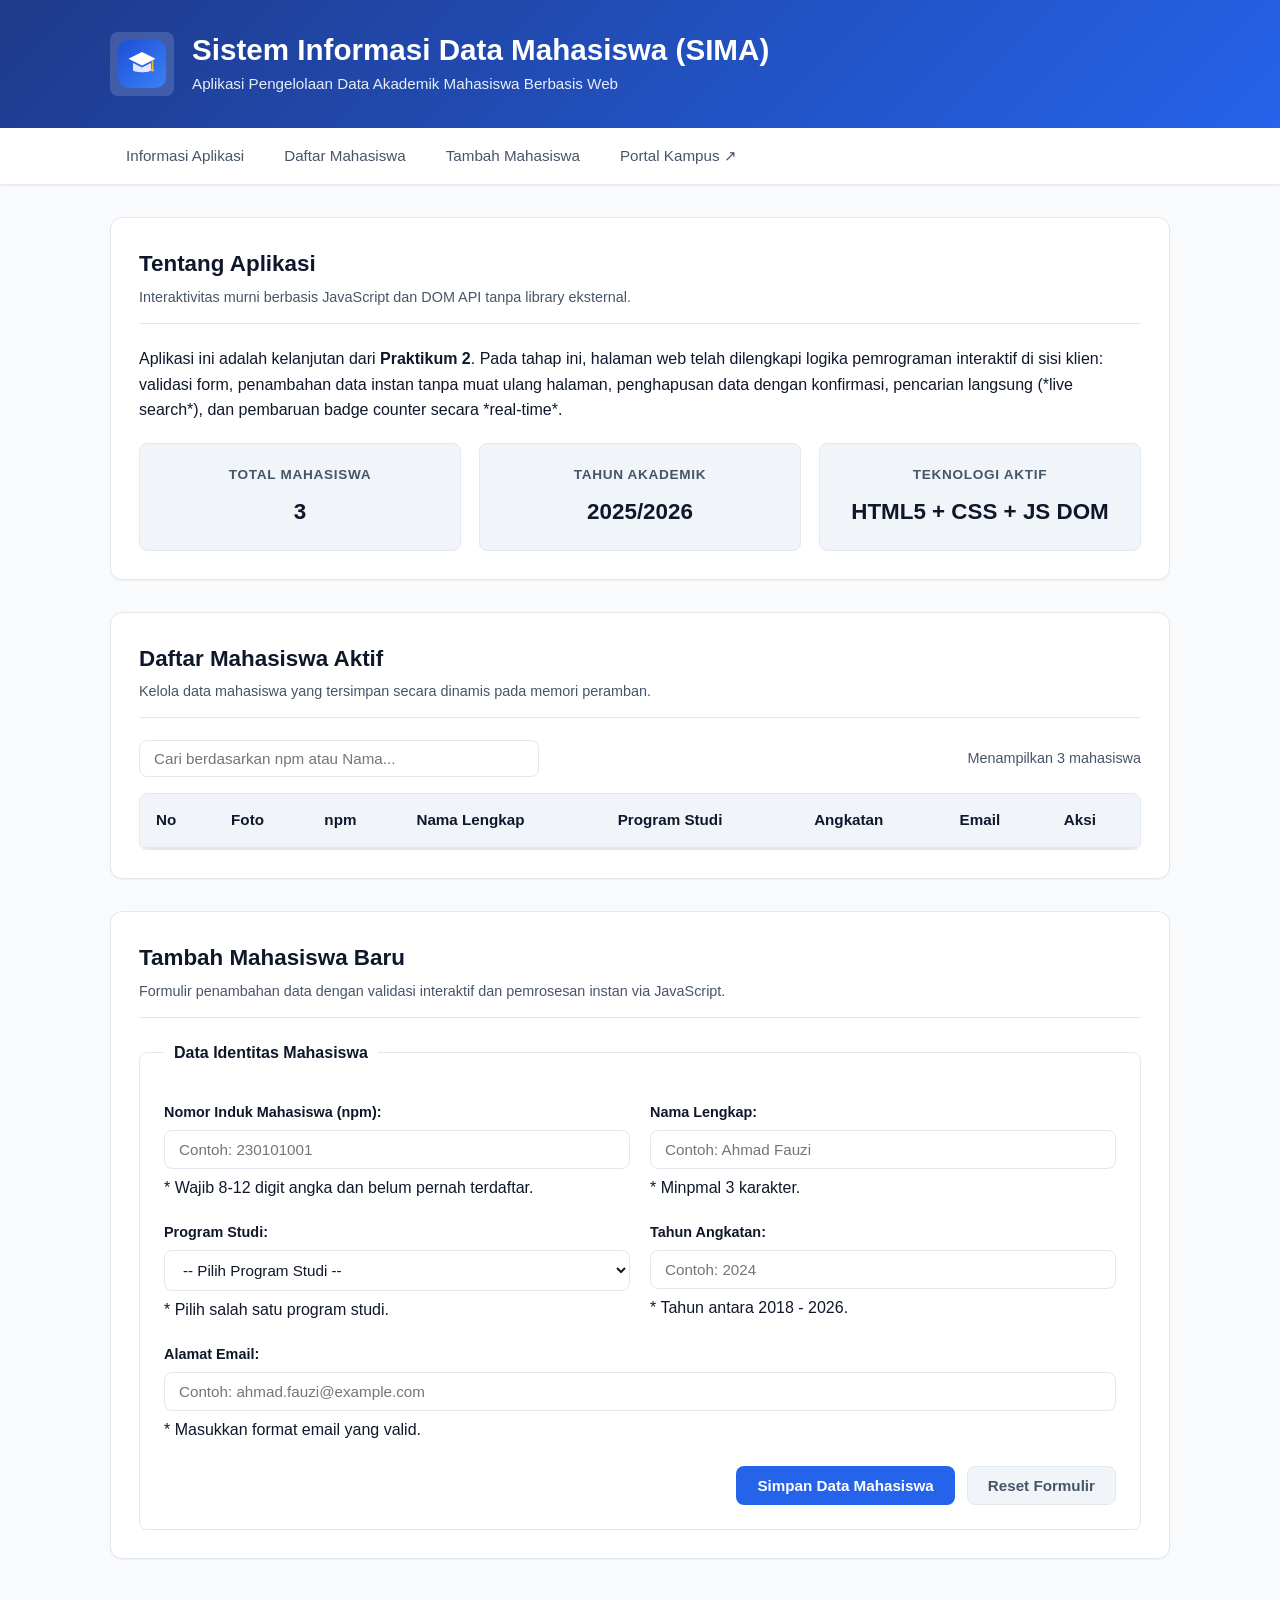
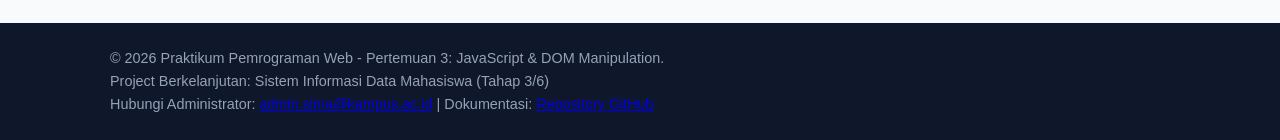
<file: index.html>
<!DOCTYPE html>
<html lang="id">
<head>
    <meta charset="UTF-8">
    <meta name="viewport" content="width=device-width, initial-scale=1.0">
    <title>Sistem Informasi Data Mahasiswa - Praktikum 3</title>
    <link rel="stylesheet" href="style.css">
</head>
<body>

    

    <!-- 1. Header Aplikasi -->
    <header class="site-header">
        <div class="container header-brand">
            <a href="index.html" class="brand-logo" title="Beranda SIMA">
                <img src="img/logo-sima.svg" alt="Logo Resmi SIMA Kampus" width="48" height="48">
            </a>
            <div>
                <h1>Sistem Informasi Data Mahasiswa (SIMA)</h1>
                <p>Aplikasi Pengelolaan Data Akademik Mahasiswa Berbasis Web</p>
            </div>
        </div>
    </header>

    <!-- 2. Navigation Bar Sticky -->
    <nav class="site-nav">
        <div class="container">
            <ul>
                <li><a href="#informasi">Informasi Aplikasi</a></li>
                <li><a href="#daftar-mahasiswa">Daftar Mahasiswa</a></li>
                <li><a href="#form-tambah">Tambah Mahasiswa</a></li>
                <li><a href="https://kampus.ac.id" target="_blank" rel="noopener noreferrer">Portal Kampus &UpperRightArrow;</a></li>
            </ul>
        </div>
    </nav>

    <!-- Konten Utama Halaman -->
    <main>
        <div class="container">

            <!-- Kotak Notifikasi Alert Dinamis (dikontrol oleh JS) -->
            <div id="alert-box" class="alert-box" role="alert"></div>

            <!-- 3. Section Informasi Aplikasi -->
            <section id="informasi" class="content-section">
                <div class="section-header">
                    <h2>Tentang Aplikasi</h2>
                    <p>Interaktivitas murni berbasis JavaScript dan DOM API tanpa library eksternal.</p>
                </div>
                <p>
                    Aplikasi ini adalah kelanjutan dari <strong>Praktikum 2</strong>. Pada tahap ini, 
                    halaman web telah dilengkapi logika pemrograman interaktif di sisi klien: validasi form, 
                    penambahan data instan tanpa muat ulang halaman, penghapusan data dengan konfirmasi, 
                    pencarian langsung (*live search*), dan pembaruan badge counter secara *real-time*.
                </p>

                <div class="info-grid">
                    <article class="info-card">
                        <h3>Total Mahasiswa</h3>
                        <p id="total-mahasiswa-badge" class="counter-highlight">3</p>
                    </article>
                    <article class="info-card">
                        <h3>Tahun Akademik</h3>
                        <p>2025/2026</p>
                    </article>
                    <article class="info-card">
                        <h3>Teknologi Aktif</h3>
                        <p>HTML5 + CSS + JS DOM</p>
                    </article>
                </div>
            </section>

            <!-- 4. Section Daftar Mahasiswa, Toolbar Pencarian & 5. Tabel Data -->
            <section id="daftar-mahasiswa" class="content-section">
                <div class="section-header">
                    <h2>Daftar Mahasiswa Aktif</h2>
                    <p>Kelola data mahasiswa yang tersimpan secara dinamis pada memori peramban.</p>
                </div>

                <!-- Toolbar Pencarian dan Ringkasan Jumlah -->
                <div class="table-toolbar">
                    <div class="search-box">
                        <input 
                            type="search" 
                            id="input-search" 
                            class="search-input" 
                            placeholder="Cari berdasarkan npm atau Nama...">
                    </div>
                    <div id="total-mahasiswa-info" class="status-summary">
                        Menampilkan 3 mahasiswa
                    </div>
                </div>

                <!-- Tabel Data Responsif -->
                <div class="table-responsive">
                    <table class="data-table">
                        <thead>
                            <tr>
                                <th>No</th>
                                <th>Foto</th>
                                <th>npm</th>
                                <th>Nama Lengkap</th>
                                <th>Program Studi</th>
                                <th>Angkatan</th>
                                <th>Email</th>
                                <th>Aksi</th>
                            </tr>
                        </thead>
                        <tbody id="tabel-body-mahasiswa">
                            <!-- Baris tabel akan di-generate secara dinamis oleh app.js -->
                        </tbody>
                    </table>
                </div>
            </section>

            <!-- 6. Section Form Tambah Mahasiswa dengan Validasi JS -->
            <section id="form-tambah" class="content-section">
                <div class="section-header">
                    <h2>Tambah Mahasiswa Baru</h2>
                    <p>Formulir penambahan data dengan validasi interaktif dan pemrosesan instan via JavaScript.</p>
                </div>

                <form id="form-tambah-mahasiswa" class="app-form" novalidate>
                    <fieldset>
                        <legend>Data Identitas Mahasiswa</legend>

                        <div class="form-grid">
                            <div class="form-group">
                                <label for="npm" class="form-label">Nomor Induk Mahasiswa (npm):</label>
                                <input 
                                    type="text" 
                                    id="npm" 
                                    name="npm" 
                                    class="form-input" 
                                    placeholder="Contoh: 230101001">
                                <span class="form-help">* Wajib 8-12 digit angka dan belum pernah terdaftar.</span>
                            </div>

                            <div class="form-group">
                                <label for="nama" class="form-label">Nama Lengkap:</label>
                                <input 
                                    type="text" 
                                    id="nama" 
                                    name="nama" 
                                    class="form-input" 
                                    placeholder="Contoh: Ahmad Fauzi">
                                <span class="form-help">* Minpmal 3 karakter.</span>
                            </div>

                            <div class="form-group">
                                <label for="program_studi" class="form-label">Program Studi:</label>
                                <select id="program_studi" name="program_studi" class="form-select">
                                    <option value="">-- Pilih Program Studi --</option>
                                    <option value="Teknik Informatika">Teknik Informatika</option>
                                    <option value="Sistem Informasi">Sistem Informasi</option>
                                    <option value="Teknologi Informasi">Teknologi Informasi</option>
                                    <option value="Rekayasa Perangkat Lunak">Rekayasa Perangkat Lunak</option>
                                </select>
                                <span class="form-help">* Pilih salah satu program studi.</span>
                            </div>

                            <div class="form-group">
                                <label for="angkatan" class="form-label">Tahun Angkatan:</label>
                                <input 
                                    type="number" 
                                    id="angkatan" 
                                    name="angkatan" 
                                    class="form-input" 
                                    placeholder="Contoh: 2024">
                                <span class="form-help">* Tahun antara 2018 - 2026.</span>
                            </div>

                            <div class="form-group full-width">
                                <label for="email" class="form-label">Alamat Email:</label>
                                <input 
                                    type="email" 
                                    id="email" 
                                    name="email" 
                                    class="form-input" 
                                    placeholder="Contoh: ahmad.fauzi@example.com">
                                <span class="form-help">* Masukkan format email yang valid.</span>
                            </div>
                        </div>

                        <div class="form-actions">
                            <button type="submit" class="btn btn-primary">Simpan Data Mahasiswa</button>
                            <button type="reset" class="btn btn-secondary">Reset Formulir</button>
                        </div>
                    </fieldset>
                </form>
            </section>

        </div>
    </main>

    <!-- 7. Footer -->
    <footer class="site-footer">
        <div class="container">
            <p>&copy; 2026 Praktikum Pemrograman Web - Pertemuan 3: JavaScript & DOM Manipulation.</p>
            <p>Project Berkelanjutan: Sistem Informasi Data Mahasiswa (Tahap 3/6)</p>
            <p>
                Hubungi Administrator: <a href="mailto:admin.sima@kampus.ac.id">admin.sima@kampus.ac.id</a> | 
                Dokumentasi: <a href="https://github.com" target="_blank" rel="noopener noreferrer">Repository GitHub</a>
            </p>
        </div>
    </footer>

    <!-- Tambahkan Script JavaScript Eksternal -->
    <script src="app.js"></script>
</body>
</html>
</file>
<file: style.css>
/* ==========================================================================
   Praktikum 3: Implementasi Interaktivitas Web Menggunakan JavaScript dan DOM
   Project: Sistem Informasi Data Mahasiswa (SIMA)
   Mewarisi & Memperluas Praktikum 2 (Native CSS)
   ========================================================================== */

/* 1. CSS Variables */
:root {
    --primary-color: #2563eb;
    --primary-hover: #1d4ed8;
    --primary-light: #eff6ff;
    --secondary-color: #64748b;
    --secondary-hover: #475569;
    --success-color: #10b981;
    --success-light: #ecfdf5;
    --danger-color: #ef4444;
    --danger-hover: #dc2626;
    --danger-light: #fef2f2;
    --warning-color: #f59e0b;
    
    --bg-page: #f8fafc;
    --bg-surface: #ffffff;
    --bg-surface-alt: #f1f5f9;
    
    --text-primary: #0f172a;
    --text-secondary: #475569;
    --text-muted: #94a3b8;
    --text-inverse: #ffffff;
    
    --border-color: #e2e8f0;
    --border-radius-sm: 4px;
    --border-radius-md: 8px;
    --border-radius-lg: 12px;
    
    --shadow-sm: 0 1px 2px 0 rgba(0, 0, 0, 0.05);
    --shadow-md: 0 4px 6px -1px rgba(0, 0, 0, 0.1), 0 2px 4px -2px rgba(0, 0, 0, 0.1);
    
    --font-main: -apple-system, BlinkMacSystemFont, "Segoe UI", Roboto, Oxygen, Ubuntu, Cantarell, "Helvetica Neue", sans-serif;
    --line-height-normal: 1.6;
}

/* 2. Reset & Base Styles */
*, *::before, *::after {
    box-sizing: border-box;
    margin: 0;
    padding: 0;
}

html {
    scroll-behavior: smooth;
}

body {
    font-family: var(--font-main);
    line-height: var(--line-height-normal);
    color: var(--text-primary);
    background-color: var(--bg-page);
    min-height: 100vh;
    display: flex;
    flex-direction: column;
}

.container {
    width: 100%;
    max-width: 1100px;
    margin-left: auto;
    margin-right: auto;
    padding-left: 20px;
    padding-right: 20px;
}

/* 3. Header */
.site-header {
    background: linear-gradient(135deg, #1e3a8a 0%, #2563eb 100%);
    color: var(--text-inverse);
    padding: 32px 0;
    box-shadow: var(--shadow-md);
}

.header-brand {
    display: flex;
    align-items: center;
    gap: 18px;
}

.brand-logo {
    display: flex;
    align-items: center;
    justify-content: center;
    background-color: rgba(255, 255, 255, 0.15);
    padding: 8px;
    border-radius: var(--border-radius-md);
    transition: transform 0.2s ease, background-color 0.2s ease;
}

.brand-logo:hover {
    transform: scale(1.05);
    background-color: rgba(255, 255, 255, 0.25);
}

.header-brand h1 {
    font-size: 1.85rem;
    font-weight: 700;
    line-height: 1.2;
    margin-bottom: 4px;
}

.header-brand p {
    font-size: 0.95rem;
    opacity: 0.9;
}

/* 4. Navigation Bar */
.site-nav {
    background-color: var(--bg-surface);
    border-bottom: 1px solid var(--border-color);
    position: sticky;
    top: 0;
    z-index: 100;
    box-shadow: var(--shadow-sm);
}

.site-nav ul {
    list-style: none;
    display: flex;
    gap: 8px;
    overflow-x: auto;
    padding: 6px 0;
}

.site-nav a {
    display: block;
    padding: 10px 16px;
    color: var(--text-secondary);
    text-decoration: none;
    font-weight: 500;
    font-size: 0.95rem;
    border-radius: var(--border-radius-sm);
    transition: all 0.2s ease;
    white-space: nowrap;
}

.site-nav a:hover {
    color: var(--primary-color);
    background-color: var(--primary-light);
}

/* 5. Main Content & Sections */
main {
    flex: 1;
    padding: 32px 0;
}

.content-section {
    background-color: var(--bg-surface);
    border: 1px solid var(--border-color);
    border-radius: var(--border-radius-lg);
    padding: 28px;
    margin-bottom: 32px;
    box-shadow: var(--shadow-sm);
}

.section-header {
    border-bottom: 1px solid var(--border-color);
    padding-bottom: 14px;
    margin-bottom: 22px;
}

.section-header h2 {
    font-size: 1.4rem;
    color: var(--text-primary);
    font-weight: 700;
}

.section-header p {
    font-size: 0.9rem;
    color: var(--text-secondary);
    margin-top: 4px;
}

/* Info Grid */
.info-grid {
    display: grid;
    grid-template-columns: repeat(auto-fit, minmax(220px, 1fr));
    gap: 18px;
    margin-top: 20px;
}

.info-card {
    background-color: var(--bg-surface-alt);
    border: 1px solid var(--border-color);
    border-radius: var(--border-radius-md);
    padding: 20px;
    text-align: center;
}

.info-card h3 {
    font-size: 0.85rem;
    text-transform: uppercase;
    letter-spacing: 0.05em;
    color: var(--text-secondary);
    margin-bottom: 8px;
}

.info-card p {
    font-size: 1.4rem;
    font-weight: 700;
    color: var(--text-primary);
}

.counter-highlight {
    color: var(--primary-color);
}

/* 6. Alert Notification Box (Dinamis dari JS) */
.alert-box {
    padding: 14px 18px;
    border-radius: var(--border-radius-md);
    margin-bottom: 20px;
    font-size: 0.95rem;
    font-weight: 500;
    display: none;
    animation: fadeIn 0.3s ease;
}

.alert-box.show {
    display: block;
}

.alert-success {
    background-color: var(--success-light);
    color: #065f46;
    border: 1px solid #a7f3d0;
}

.alert-danger {
    background-color: var(--danger-light);
    color: #991b1b;
    border: 1px solid #fecaca;
}

.alert-info {
    background-color: var(--primary-light);
    color: #1e40af;
    border: 1px solid #bfdbfe;
}

@keyframes fadeIn {
    from { opacity: 0; transform: translateY(-6px); }
    to { opacity: 1; transform: translateY(0); }
}

/* 7. Search Bar Container */
.table-toolbar {
    display: flex;
    justify-content: space-between;
    align-items: center;
    flex-wrap: wrap;
    gap: 12px;
    margin-bottom: 16px;
}

.search-box {
    position: relative;
    flex: 1;
    max-width: 400px;
}

.search-input {
    width: 100%;
    padding: 9px 14px;
    font-size: 0.95rem;
    border: 1.5px solid var(--border-color);
    border-radius: var(--border-radius-md);
    outline: none;
    transition: all 0.2s;
}

.search-input:focus {
    border-color: var(--primary-color);
    box-shadow: 0 0 0 3px rgba(37, 99, 235, 0.15);
}

.status-summary {
    font-size: 0.9rem;
    color: var(--text-secondary);
    font-weight: 500;
}

/* 8. Data Table */
.table-responsive {
    width: 100%;
    overflow-x: auto;
    border-radius: var(--border-radius-md);
    border: 1px solid var(--border-color);
}

.data-table {
    width: 100%;
    border-collapse: collapse;
    font-size: 0.95rem;
    text-align: left;
}

.data-table thead {
    background-color: var(--bg-surface-alt);
    border-bottom: 2px solid var(--border-color);
}

.data-table th {
    padding: 14px 16px;
    font-weight: 600;
    color: var(--text-primary);
    white-space: nowrap;
}

.data-table td {
    padding: 14px 16px;
    border-bottom: 1px solid var(--border-color);
    color: var(--text-secondary);
    vertical-align: middle;
}

.data-table tbody tr:hover {
    background-color: #f8fafc;
}

.avatar-img {
    width: 36px;
    height: 36px;
    border-radius: 50%;
    object-fit: cover;
    display: block;
}

.badge {
    display: inline-block;
    padding: 4px 10px;
    font-size: 0.8rem;
    font-weight: 600;
    border-radius: 9999px;
    background-color: var(--primary-light);
    color: var(--primary-color);
}

.link-email {
    color: var(--primary-color);
    text-decoration: none;
}

.link-email:hover {
    text-decoration: underline;
}

.empty-row {
    text-align: center;
    padding: 32px !important;
    color: var(--text-muted);
    font-style: italic;
}

/* 9. Form Styles */
.app-form fieldset {
    border: 1px solid var(--border-color);
    border-radius: var(--border-radius-md);
    padding: 24px;
}

.app-form legend {
    font-size: 1rem;
    font-weight: 600;
    color: var(--text-primary);
    padding: 0 10px;
}

.form-grid {
    display: grid;
    grid-template-columns: repeat(2, 1fr);
    gap: 20px;
    margin-top: 12px;
}

.form-group {
    display: flex;
    flex-direction: column;
    gap: 6px;
}

.form-group.full-width {
    grid-column: 1 / -1;
}

.form-group label {
    font-size: 0.9rem;
    font-weight: 600;
    color: var(--text-primary);
}

.required {
    color: var(--danger-color);
}

.form-group input,
.form-group select {
    padding: 10px 14px;
    font-size: 0.95rem;
    border: 1px solid var(--border-color);
    border-radius: var(--border-radius-md);
    background-color: var(--bg-surface);
    color: var(--text-primary);
    outline: none;
    transition: all 0.2s ease;
}

.form-group input:focus,
.form-group select:focus {
    border-color: var(--primary-color);
    box-shadow: 0 0 0 3px rgba(37, 99, 235, 0.15);
}

.form-actions {
    display: flex;
    justify-content: flex-end;
    gap: 12px;
    margin-top: 24px;
}

/* 10. Buttons */
.btn {
    display: inline-flex;
    align-items: center;
    justify-content: center;
    padding: 10px 20px;
    font-size: 0.95rem;
    font-weight: 600;
    border-radius: var(--border-radius-md);
    border: 1px solid transparent;
    cursor: pointer;
    transition: all 0.2s ease;
    text-decoration: none;
}

.btn-primary {
    background-color: var(--primary-color);
    color: var(--text-inverse);
}

.btn-primary:hover {
    background-color: var(--primary-hover);
}

.btn-secondary {
    background-color: var(--bg-surface-alt);
    color: var(--text-secondary);
    border-color: var(--border-color);
}

.btn-secondary:hover {
    background-color: #e2e8f0;
    color: var(--text-primary);
}

.btn-danger {
    background-color: var(--danger-color);
    color: var(--text-inverse);
}

.btn-danger:hover {
    background-color: var(--danger-hover);
}

.btn-sm {
    padding: 6px 12px;
    font-size: 0.85rem;
}

/* 11. Footer */
.site-footer {
    background-color: #0f172a;
    color: #94a3b8;
    padding: 24px 0;
    font-size: 0.9rem;
    margin-top: auto;
}

.footer-content {
    display: flex;
    justify-content: space-between;
    align-items: center;
    flex-wrap: wrap;
    gap: 12px;
}

/* 12. Media Queries */
@media (max-width: 768px) {
    .form-grid {
        grid-template-columns: 1fr;
    }
    
    .header-brand {
        flex-direction: column;
        text-align: center;
    }
    
    .table-toolbar {
        flex-direction: column;
        align-items: stretch;
    }
    
    .search-box {
        max-width: 100%;
    }
    
    .footer-content {
        flex-direction: column;
        text-align: center;
    }
}
</file>
